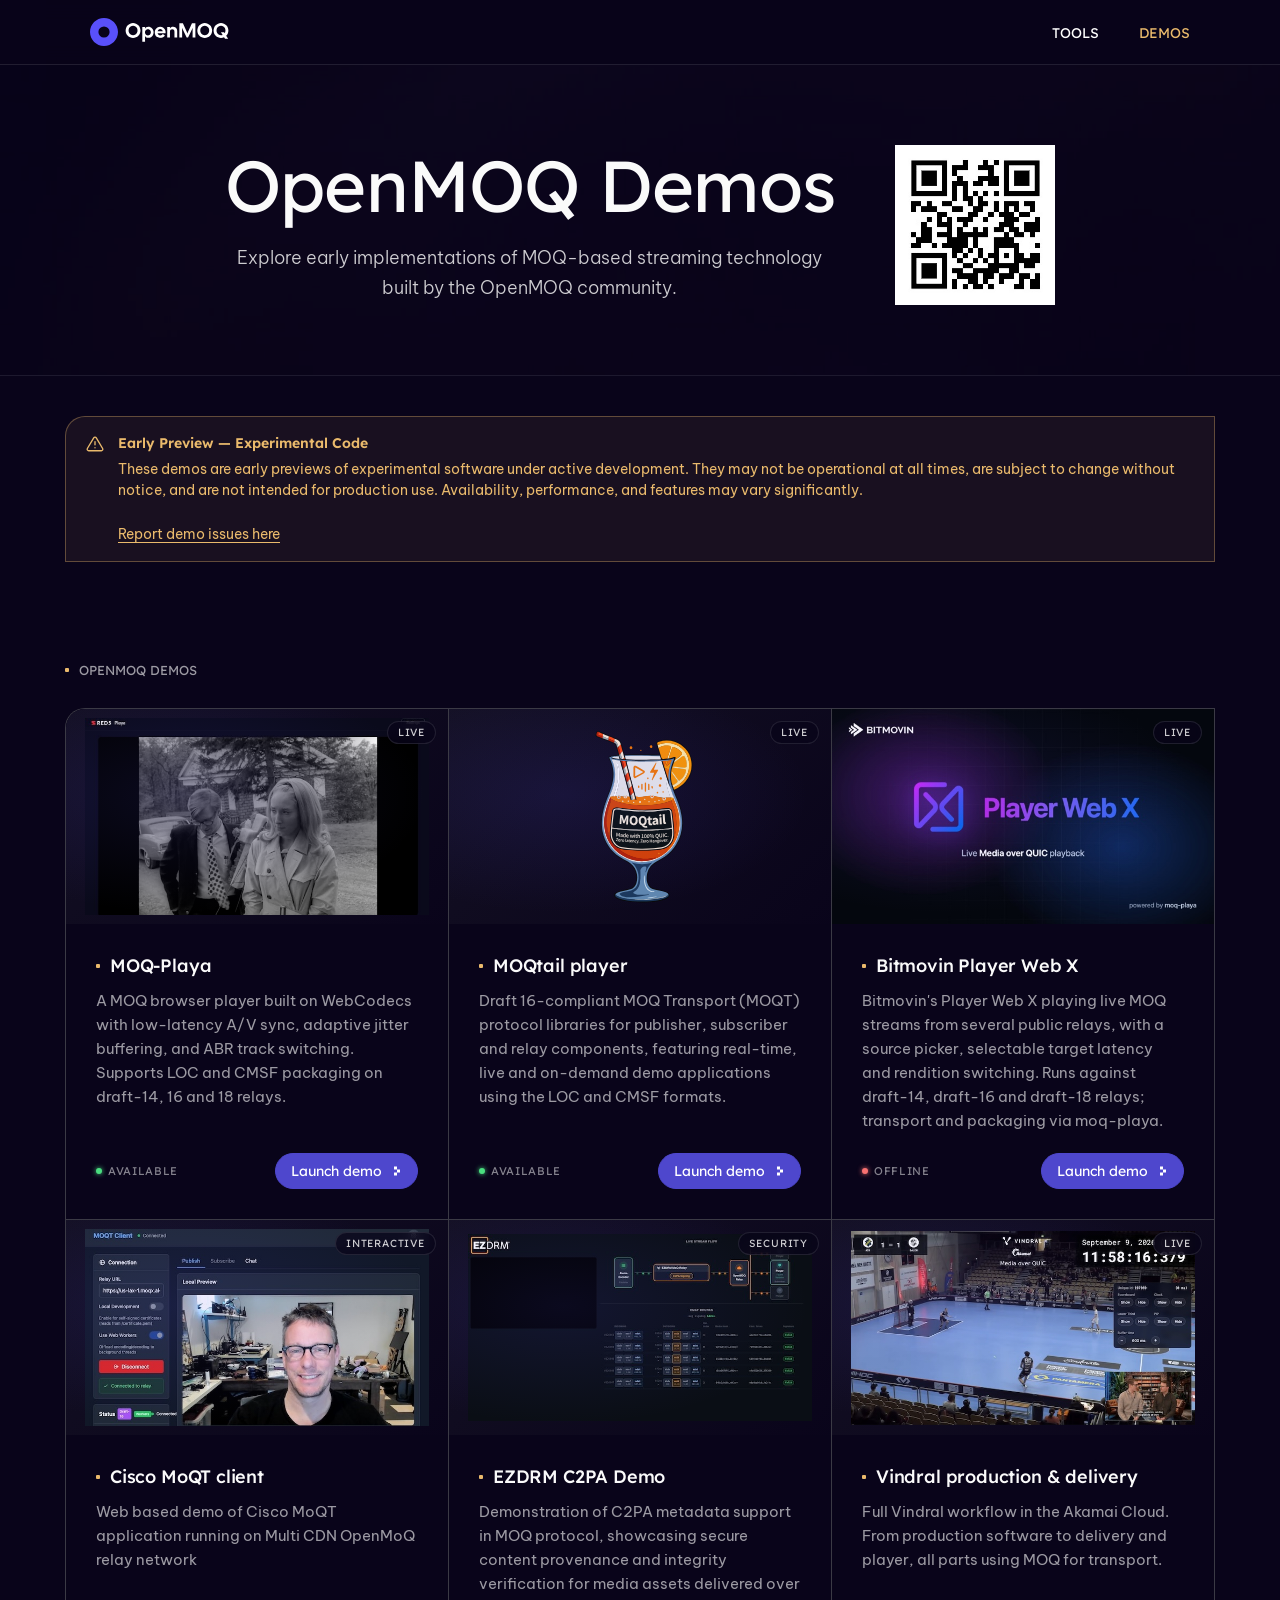
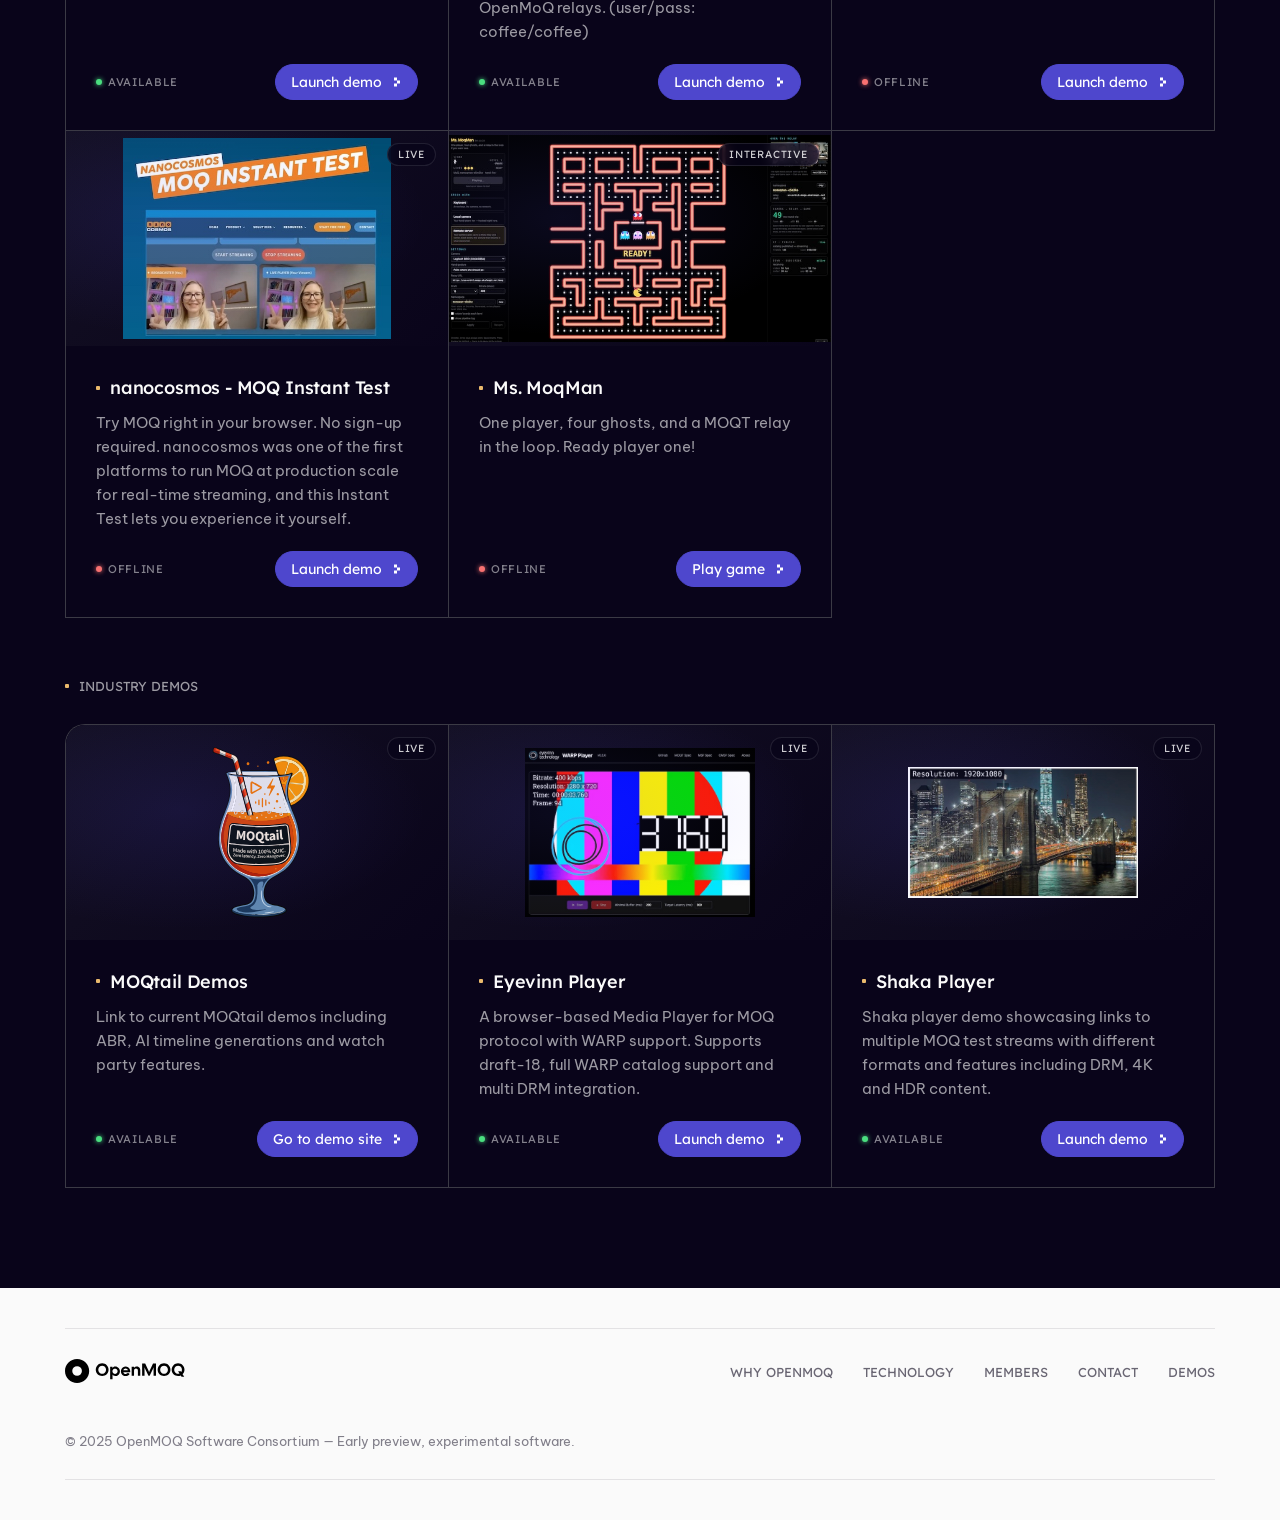
<file: src/index.html>
<!DOCTYPE html>
<html lang="en">
<head>
  <meta charset="UTF-8" />
  <meta name="viewport" content="width=device-width, initial-scale=1.0" />
  <title>OpenMOQ &ndash; Demos</title>
  <link rel="preconnect" href="https://fonts.googleapis.com" />
  <link rel="preconnect" href="https://fonts.gstatic.com" crossorigin />
  <link href="https://fonts.googleapis.com/css2?family=Be+Vietnam+Pro:wght@300;400&family=Lexend+Deca:wght@100..900&family=Lexend:wght@100..900&display=swap" rel="stylesheet" />
  <script async src="https://tally.so/widgets/embed.js"></script>
  <style>
    *, *::before, *::after { box-sizing: border-box; margin: 0; padding: 0; }

    :root {
      --color-white:            hsl(0, 0%, 98%);
      --color-beige:            hsl(36, 42%, 95%);
      --color-blue:             hsl(243, 57%, 54%);
      --color-blue--darker:     hsl(243, 57%, 34%);
      --color-yellow:           hsl(37, 75%, 67%);
      --color-darkblue:         hsl(251, 37%, 10%);
      --color-darkblue--darker: hsl(254, 73%, 6%);
      --color-gray:             hsla(231, 8%, 46%, 1);
      --color-border-light:     hsla(0, 0%, 100%, .1);
      --color-border-dark:      hsl(0, 0%, 85%);
      --color-lines-light:      hsl(252, 30%, 14%);
      --color-lines-dark:       hsla(260, 25%, 9%, .1);
      --color-background:       254, 73%, 6%;
    }

    html, body {
      padding: 0; margin: 0;
      font-family: Lexend, sans-serif;
      background: var(--color-darkblue--darker);
      color: var(--color-white);
      min-height: 100vh;
      -webkit-font-smoothing: antialiased;
      -moz-osx-font-smoothing: grayscale;
    }

    a { color: var(--color-yellow); text-decoration: underline; text-underline-offset: 3px; }
    a:hover, a:focus { text-decoration: none; }

    /* ── NAVBAR ── */
    .navbar {
      position: fixed; top: 0; width: 100%; height: 65px;
      display: flex; align-items: center;
      border-bottom: 1px solid var(--color-border-light);
      background-color: hsla(var(--color-background), .96);
      -webkit-backdrop-filter: blur(10px);
      backdrop-filter: blur(10px);
      z-index: 100;
      font-family: 'Lexend Deca', sans-serif;
    }
    .navbar-inner {
      width: 100%; max-width: 1150px; margin: 0 auto;
      padding: 0 25px; display: flex; align-items: center;
      justify-content: space-between; height: 100%;
    }
    .navbar-logo { display: block; }
    .navbar-logo img { display: block; }
    .navbar-links {
      display: flex; align-items: center; gap: 40px;
      list-style: none; padding: 0; margin: 0;
    }
    .navbar-links a {
      color: #fff; text-transform: uppercase; text-decoration: none;
      font-size: .875rem; transition: opacity .2s ease;
    }
    .navbar-links a:hover { opacity: .7; }
    .navbar-links a.active { color: var(--color-yellow); opacity: 1; }
    .menu-btn {
      display: none; flex-direction: column; justify-content: space-around;
      width: 30px; height: 30px; background: transparent; border: none;
      cursor: pointer; padding: 0; color: #fff;
    }
    @media (max-width: 767px) {
      .menu-btn { display: flex; }
      .navbar-links {
        position: fixed; top: 65px; left: 0; width: 100%;
        background-color: hsla(var(--color-background), .97);
        -webkit-backdrop-filter: blur(10px); backdrop-filter: blur(10px);
        flex-direction: column; gap: 0; align-items: flex-start;
        padding: 0; margin: 0;
        opacity: 0; visibility: hidden; transform: translateY(-10px);
        transition: all .3s ease;
        border-bottom: 1px solid var(--color-border-light);
        z-index: 99;
      }
      .navbar-links.open { opacity: 1; visibility: visible; transform: none; }
      .navbar-links li { width: 100%; }
      .navbar-links a { padding: 20px 25px; display: block; }
    }

    /* ── HERO ── */
    .page-hero {
      padding-top: 65px; position: relative; overflow: hidden;
      background: var(--color-darkblue--darker);
    }
    .page-hero-bg {
      position: absolute; inset: 0; width: 100%; height: 100%;
      object-fit: cover; z-index: 0; opacity: .18;
    }
    .page-hero-inner {
      position: relative; z-index: 1; max-width: 960px;
      margin: 0 auto; padding: 80px 25px 70px;
      display: flex; flex-direction: row; align-items: center; justify-content: center; gap: 60px;
    }
    .hero-content {
      display: flex; flex-direction: column; align-items: center; text-align: center;
    }
    .hero-qr img {
      display: block; width: 160px; height: 160px; flex-shrink: 0;
    }
    .hero-pill {
      display: inline-flex; align-items: center; gap: 10px; list-style: none;
      padding: 6px 20px; border: 1px solid var(--color-border-light);
      border-radius: 20px; margin: 0 0 50px;
    }
    .hero-pill li {
      display: flex; align-items: center; gap: 10px;
      font-family: 'Lexend Deca', sans-serif; font-size: .8125rem;
      text-transform: uppercase; color: var(--color-white);
    }
    .dot {
      display: block; width: 4px; height: 4px;
      border-radius: 1px; background-color: var(--color-yellow); flex-shrink: 0;
    }
    .hero-title {
      font-size: clamp(2.75rem, 8vw, 4.5rem); font-weight: 400;
      line-height: 1.05; letter-spacing: -.01em; color: var(--color-white);
      margin-bottom: 20px;
    }
    .hero-subtitle {
      font-family: 'Be Vietnam Pro', sans-serif; font-weight: 300;
      font-size: 1.125rem; color: rgba(255,255,255,.8);
      max-width: 600px; margin: 0 auto; line-height: 1.65;
    }

    hr.divider { border: none; height: 1px; margin: 0; background: var(--color-lines-light); }

    /* ── DISCLAIMER ── */
    .disclaimer-section { background: var(--color-darkblue--darker); padding: 40px 25px; }
    .disclaimer-inner { max-width: 1150px; margin: 0 auto; }
    .disclaimer-box {
      display: flex; gap: 14px; align-items: flex-start;
      padding: 16px 20px;
      background: rgba(234,186,109,.07);
      border: 1px solid rgba(234,186,109,.35);
      border-radius: 20px 0 0;
    }
    .disclaimer-icon { flex-shrink: 0; margin-top: 2px; }
    .disclaimer-text {
      font-family: 'Be Vietnam Pro', sans-serif;
      font-size: .875rem; color: var(--color-yellow); line-height: 1.55;
    }
    .disclaimer-text strong {
      display: block; font-weight: 600; margin-bottom: 4px; font-family: Lexend, sans-serif;
    }

    /* ── DEMOS ── */
    .demos-section { background: var(--color-darkblue--darker); padding: 0 25px 100px; }
    .demos-inner { max-width: 1150px; margin: 0 auto; }
    .section-label {
      display: flex; align-items: center; gap: 10px;
      font-family: 'Lexend Deca', sans-serif; font-size: .8125rem;
      text-transform: uppercase; color: rgba(255,255,255,.6);
      margin-bottom: 30px; padding-top: 60px;
    }
    .demos-grid {
      display: grid; grid-template-columns: repeat(3, 1fr);
      border: 1px solid hsl(245,9%,25%); border-right: none; border-bottom: none;
      border-radius: 20px 0 0; overflow: hidden;
    }
    @media (max-width: 1024px) {
      .demos-grid { grid-template-columns: repeat(2, 1fr); }
    }
    @media (max-width: 640px) {
      .demos-grid { grid-template-columns: 1fr; }
    }
    .demo-card {
      display: flex; flex-direction: column;
      background: var(--color-darkblue--darker);
      border-right: 1px solid hsl(245,9%,25%);
      border-bottom: 1px solid hsl(245,9%,25%);
      transition: background .2s ease;
    }
    .demo-card:hover { background: var(--color-darkblue); }
    .card-thumb {
      width: 100%; aspect-ratio: 16/9;
      background: linear-gradient(135deg, var(--color-darkblue) 0%, var(--color-darkblue--darker) 100%);
      position: relative; overflow: hidden;
      display: flex; align-items: center; justify-content: center;
    }
    .card-thumb::before {
      content: ''; position: absolute; inset: 0;
      background: radial-gradient(ellipse at 30% 40%, rgba(89,80,250,.12) 0%, transparent 65%);
      pointer-events: none;
    }
    .card-thumb-placeholder {
      display: flex; flex-direction: column; align-items: center; gap: 8px;
      color: rgba(255,255,255,.2); font-family: 'Lexend Deca', sans-serif;
      font-size: .7rem; text-transform: uppercase; letter-spacing: .08em; z-index: 1;
    }
    .card-tag {
      position: absolute; top: 12px; right: 12px;
      font-family: 'Lexend Deca', sans-serif; font-size: .65rem;
      text-transform: uppercase; letter-spacing: .08em;
      padding: 4px 10px; border-radius: 20px;
      border: 1px solid var(--color-border-light);
      background: hsla(var(--color-background), .75);
      color: rgba(255,255,255,.8);
      -webkit-backdrop-filter: blur(6px); backdrop-filter: blur(6px); z-index: 2;
    }
    .card-body { padding: 30px; display: flex; flex-direction: column; gap: 12px; flex: 1; }
    .card-title-row { display: flex; align-items: center; gap: 10px; }
    .card-title { font-size: 1.125rem; font-weight: 500; color: var(--color-white); letter-spacing: -.01em; }
    .card-desc {
      font-family: 'Be Vietnam Pro', sans-serif;
      font-size: .9375rem; color: rgba(255,255,255,.6); line-height: 1.6; flex: 1;
    }
    .card-footer {
      display: flex; align-items: center; justify-content: space-between;
      flex-wrap: wrap; gap: 10px; margin-top: 8px;
    }
    .card-status {
      display: inline-flex; align-items: center; gap: 6px;
      font-family: 'Lexend Deca', sans-serif; font-size: .7rem;
      text-transform: uppercase; letter-spacing: .06em; color: rgba(255,255,255,.5);
    }
    .status-dot {
      width: 6px; height: 6px; border-radius: 50%;
      background: #facc15; box-shadow: 0 0 5px #facc15; flex-shrink: 0;
    }
    .status-dot.live    { background: #4ade80; box-shadow: 0 0 5px #4ade80; }
    .status-dot.offline { background: #f87171; box-shadow: 0 0 5px #f87171; }

    /* ── BUTTON ── */
    .btn {
      font-family: 'Lexend Deca', sans-serif; padding: 10px 15px; border-radius: 20px;
      appearance: none; border: none; cursor: pointer; font-size: .875rem; font-weight: 400;
      transition: all .2s ease-in-out; color: #fff; text-decoration: none;
      display: inline-flex; align-items: center; gap: 10px; line-height: 1; white-space: nowrap;
    }
    .btn:active { transform: scale(.98); }
    .btn-primary { background: var(--color-blue); border: 1px solid var(--color-blue); }
    .btn-primary:hover { background: var(--color-blue--darker); border-color: var(--color-blue--darker); color: #fff; text-decoration: none; }
    .btn-secondary { background: transparent; border: 1px solid white; }
    .btn-secondary:hover { background: #fff; color: var(--color-darkblue--darker); text-decoration: none; }
    .btn .arrow { display: flex; transition: transform .2s ease-in-out; }
    .btn:hover .arrow { transform: translateX(3px); }

    /* ── FOOTER ── */
    footer { background: var(--color-white); padding: 40px 25px; }
    .footer-inner {
      max-width: 1150px; margin: 0 auto; display: flex;
      flex-wrap: wrap; gap: 30px 50px; align-items: center; justify-content: space-between;
      padding: 30px 0; border-top: 1px solid var(--color-lines-dark);
      border-bottom: 1px solid var(--color-lines-dark);
    }
    .footer-logo img { filter: invert(1) brightness(0); display: block; }
    .footer-links { display: flex; flex-wrap: wrap; gap: 6px 30px; list-style: none; }
    .footer-links a {
      font-family: 'Lexend Deca', sans-serif; font-size: .8125rem; text-transform: uppercase;
      color: var(--color-darkblue--darker); text-decoration: none; opacity: .6; transition: opacity .2s;
    }
    .footer-links a:hover { opacity: 1; text-decoration: none; }
    .footer-copy {
      width: 100%; font-family: 'Be Vietnam Pro', sans-serif; font-size: .8rem;
      color: var(--color-darkblue--darker); opacity: .5; padding-top: 20px;
    }

    #tools { padding-top: 80px; }

    @media (max-width: 640px) {
      .page-hero-inner { padding: 50px 15px; flex-direction: column; gap: 30px; }
      .hero-qr img { width: 120px; height: 120px; }
      .disclaimer-section, .demos-section { padding-left: 15px; padding-right: 15px; }
      .card-body { padding: 20px; }
    }
  </style>
</head>
<body>

  <!-- NAV -->
  <header class="navbar" role="banner">
    <div class="navbar-inner">
      <a href="https://openmoq.org/" class="navbar-logo" aria-label="OpenMOQ home" target="_blank" rel="noopener noreferrer">
        <img src="assets/openmoq-logo.svg" alt="OpenMOQ" width="139" height="28" />
      </a>
      <ul class="navbar-links" id="main-nav" role="list">
        <li><a href="#" id="tools-tab">Tools</a></li>
        <li><a href="#" id="demos-tab" class="active">Demos</a></li>
      </ul>
      <button class="menu-btn" aria-label="Open menu" aria-controls="main-nav"
              onclick="document.getElementById('main-nav').classList.toggle('open')">
        <svg xmlns="http://www.w3.org/2000/svg" width="24" height="24" viewBox="0 0 24 24"
             fill="none" stroke="currentColor" stroke-width="2" stroke-linecap="round" stroke-linejoin="round">
          <line x1="3" y1="6" x2="21" y2="6"/><line x1="3" y1="12" x2="21" y2="12"/><line x1="3" y1="18" x2="21" y2="18"/>
        </svg>
      </button>
    </div>
  </header>

  <!-- HERO -->
  <section class="page-hero" id="hero-section" aria-labelledby="page-title">
    <img src="assets/header-bg.jpg" alt="" class="page-hero-bg" aria-hidden="true" />
    <div class="page-hero-inner">
      <div class="hero-content">
        <h1 class="hero-title" id="page-title">OpenMOQ Demos</h1>
        <p class="hero-subtitle">
          Explore early implementations of MOQ-based streaming technology built by the OpenMOQ community.
        </p>
      </div>
      <div class="hero-qr" aria-hidden="true">
        <img src="assets/qr-code.png" alt="QR code" />
      </div>
    </div>
  </section>

  <hr class="divider" id="divider-hero" />

  <!-- DISCLAIMER -->
  <div class="disclaimer-section" id="disclaimer-section" role="note">
    <div class="disclaimer-inner">
      <div class="disclaimer-box">
        <span class="disclaimer-icon" aria-hidden="true">
          <svg xmlns="http://www.w3.org/2000/svg" width="18" height="18" viewBox="0 0 24 24" fill="none"
               stroke="hsl(37,75%,67%)" stroke-width="1.8" stroke-linecap="round" stroke-linejoin="round">
            <path d="M10.29 3.86 1.82 18a2 2 0 0 0 1.71 3h16.94a2 2 0 0 0 1.71-3L13.71 3.86a2 2 0 0 0-3.42 0z"/>
            <line x1="12" y1="9" x2="12" y2="13"/>
            <line x1="12" y1="17" x2="12.01" y2="17"/>
          </svg>
        </span>
        <div class="disclaimer-text">
          <strong>Early Preview &mdash; Experimental Code</strong>
          These demos are early previews of experimental software under active development. They may
          not be operational at all times, are subject to change without notice, and are not intended
          for production use. Availability, performance, and features may vary significantly.
          <br><br>
          <a href="#tally-open=dWzBNK&tally-emoji-text=👋&tally-emoji-animation=wave">Report demo issues here</a>
        </div>
      </div>
    </div>
  </div>

  <!-- DEMOS GRID -->
  <main class="demos-section" id="demos" style="display:block;">
    <div class="demos-inner" id="demos-inner">
      <!-- Generated by JavaScript -->
    </div>
  </main>

  <!-- TOOLS GRID (hidden by default) -->
  <main class="demos-section" id="tools" style="display:none;">
    <div class="demos-inner" id="tools-inner">
      <!-- Generated by JavaScript -->
    </div>
  </main>

  <!-- FOOTER -->
  <footer>
    <div class="footer-inner">
      <a href="https://openmoq.org/" class="footer-logo" aria-label="OpenMOQ home" target="_blank" rel="noopener noreferrer">
        <img src="assets/openmoq-logo.svg" alt="OpenMOQ" width="120" height="24" />
      </a>
      <ul class="footer-links" role="list">
        <li><a href="https://openmoq.org/#why" target="_blank" rel="noopener noreferrer">Why OpenMOQ</a></li>
        <li><a href="https://openmoq.org/#technology" target="_blank" rel="noopener noreferrer">Technology</a></li>
        <li><a href="https://openmoq.org/#members" target="_blank" rel="noopener noreferrer">Members</a></li>
        <li><a href="https://openmoq.org/contact" target="_blank" rel="noopener noreferrer">Contact</a></li>
        <li><a href="#">Demos</a></li>
      </ul>
      <p class="footer-copy">&copy; 2025 OpenMOQ Software Consortium &mdash; Early preview, experimental software.</p>
    </div>
  </footer>

<script>
const CARDS_DATA_URL = 'data/cards.json';
const STATUS_DATA_URL = 'data/status.json';

// Helper function to create status dot HTML
function createStatusDot(status) {
  if (status === 'live') {
    return '<span class="status-dot live"></span>';
  }
  return '<span class="status-dot offline"></span>';
}

// Helper function to create arrow SVG
function createArrowSvg() {
  return '<svg xmlns="http://www.w3.org/2000/svg" width="10" height="10" viewBox="0 0 6 10" fill="currentColor"><path d="M3 9.5H0v-3h3v3Zm3-3H3v-3h3v3Zm-3-3H0v-3h3v3Z"/></svg>';
}

// Function to generate card HTML
function createCardHTML(card) {
  let thumbHTML;
  if (card.icon) {
    thumbHTML = `<div class="card-thumb-placeholder" aria-hidden="true">
      <svg width="32" height="32" viewBox="0 0 24 24" fill="none" stroke="currentColor" stroke-width="1.2" stroke-linecap="round" stroke-linejoin="round" xmlns="http://www.w3.org/2000/svg">
        <path d="M12 4v16m8-8H4"/>
      </svg>
      ${card.title.split(' ')[0]} here
    </div>`;
  } else {
    thumbHTML = `<img src="${card.image}" alt="${card.title} preview" style="${card.imageStyle}" />`;
  }

  const buttonClass = card.buttonType === 'secondary' ? 'btn btn-secondary' : 'btn btn-primary';
  const statusDot = createStatusDot(card.status);
  const arrowSvg = createArrowSvg();

  return `
    <article class="demo-card">
      <div class="card-thumb">
        <span class="card-tag">${card.tag}</span>
        ${thumbHTML}
      </div>
      <div class="card-body">
        <div class="card-title-row">
          <span class="dot" aria-hidden="true"></span>
          <h2 class="card-title">${card.title}</h2>
        </div>
        <p class="card-desc">${card.desc}</p>
        <div class="card-footer">
          <span class="card-status">${statusDot}${card.statusLabel}</span>
          <a href="${card.link}" class="${buttonClass}" target="_blank" rel="noopener noreferrer">${card.buttonText}
            <span class="arrow" aria-hidden="true">${arrowSvg}</span>
          </a>
        </div>
      </div>
    </article>
  `;
}

function getHealthStatus(card, statusMap) {
  if (!card.id || !statusMap[card.id]) {
    return {
      status: 'offline',
      statusLabel: 'Offline'
    };
  }

  const health = statusMap[card.id];
  return {
    status: health.status || 'offline',
    statusLabel: health.statusLabel || (health.httpCode === 200 ? 'Available' : 'Offline')
  };
}

// Function to render cards into a container
function renderCards(data, containerId, statusMap) {
  const container = document.getElementById(containerId);
  let html = '';

  data.sections.forEach(section => {
    html += `
      <p class="section-label">
        <span class="dot" aria-hidden="true"></span>
        ${section.title}
      </p>
      <div class="demos-grid">
    `;

    section.cards.forEach(card => {
      const healthStatus = getHealthStatus(card, statusMap);
      html += createCardHTML({
        ...card,
        status: healthStatus.status,
        statusLabel: healthStatus.statusLabel
      });
    });

    html += '</div>';
  });

  container.innerHTML = html;
}

async function loadAndRenderCards() {
  const cardsResponse = await fetch(CARDS_DATA_URL, { cache: 'no-store' });
  if (!cardsResponse.ok) {
    throw new Error('Unable to load card data');
  }

  const cardsData = await cardsResponse.json();
  let statusData = { items: {} };

  try {
    const statusResponse = await fetch(STATUS_DATA_URL, { cache: 'no-store' });
    if (statusResponse.ok) {
      statusData = await statusResponse.json();
    }
  } catch (error) {
    console.error('Unable to load status data', error);
  }

  const statusMap = statusData.items || {};
  renderCards(cardsData.demos, 'demos-inner', statusMap);
  renderCards(cardsData.tools, 'tools-inner', statusMap);
}

// Navbar tab toggling logic
const demosTab = document.getElementById('demos-tab');
const toolsTab = document.getElementById('tools-tab');
const demosSection = document.getElementById('demos');
const toolsSection = document.getElementById('tools');
const heroSection = document.getElementById('hero-section');
const disclaimerSection = document.getElementById('disclaimer-section');
const dividerHero = document.getElementById('divider-hero');

function showDemos() {
  demosTab.classList.add('active');
  toolsTab.classList.remove('active');
  demosSection.style.display = 'block';
  toolsSection.style.display = 'none';
  if (heroSection) heroSection.style.display = '';
  if (disclaimerSection) disclaimerSection.style.display = '';
  if (dividerHero) dividerHero.style.display = '';
}

function showTools() {
  demosTab.classList.remove('active');
  toolsTab.classList.add('active');
  demosSection.style.display = 'none';
  toolsSection.style.display = 'block';
  if (heroSection) heroSection.style.display = 'none';
  if (disclaimerSection) disclaimerSection.style.display = 'none';
  if (dividerHero) dividerHero.style.display = 'none';
}

demosTab.addEventListener('click', function(e) {
  e.preventDefault();
  showDemos();
});

toolsTab.addEventListener('click', function(e) {
  e.preventDefault();
  showTools();
});

const initialHost = window.location.hostname.toLowerCase();
const initialPath = window.location.pathname.replace(/^\/+/, '').toLowerCase();

if (initialHost.startsWith('tools.')) {
  showTools();
} else if (initialHost.startsWith('demos.')) {
  showDemos();
} else if (initialPath.startsWith('tools')) {
  showTools();
}

loadAndRenderCards().catch(function(error) {
  console.error(error);
});
</script>

</body>
</html>
</file>
